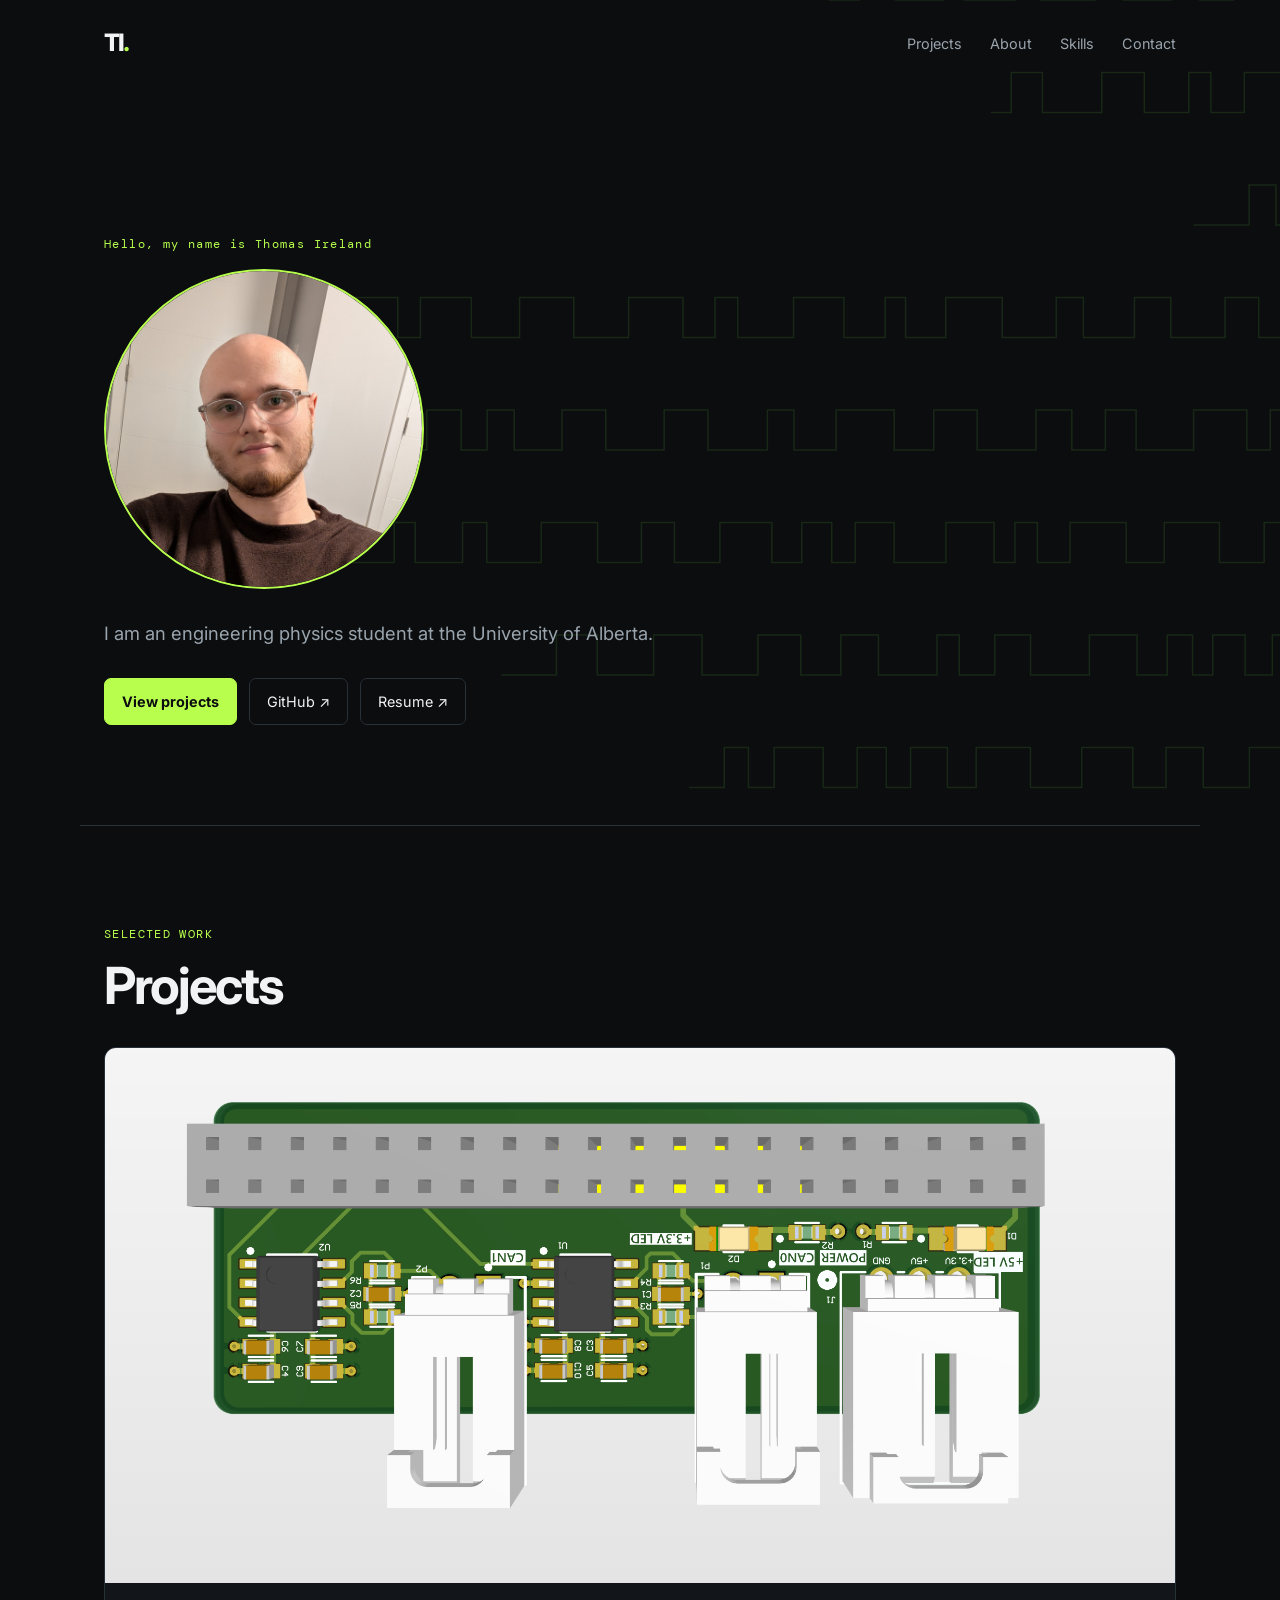
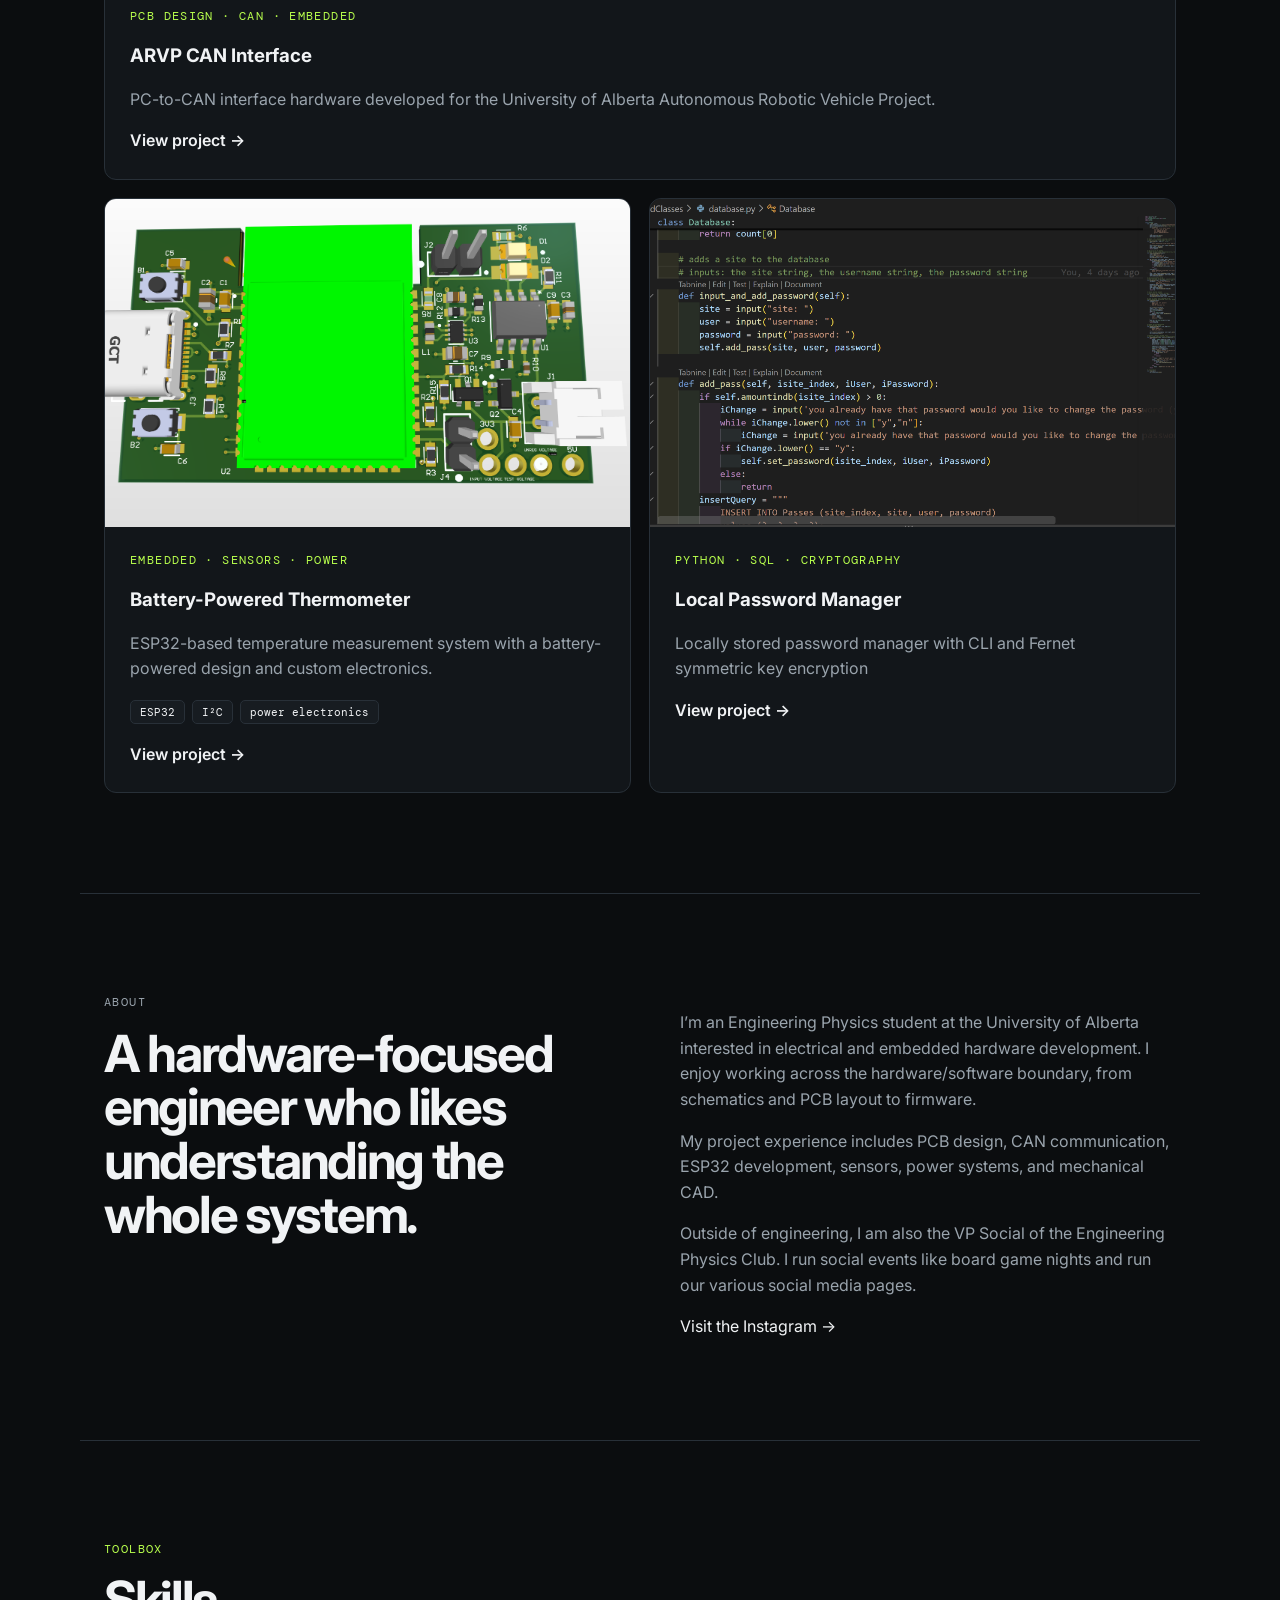
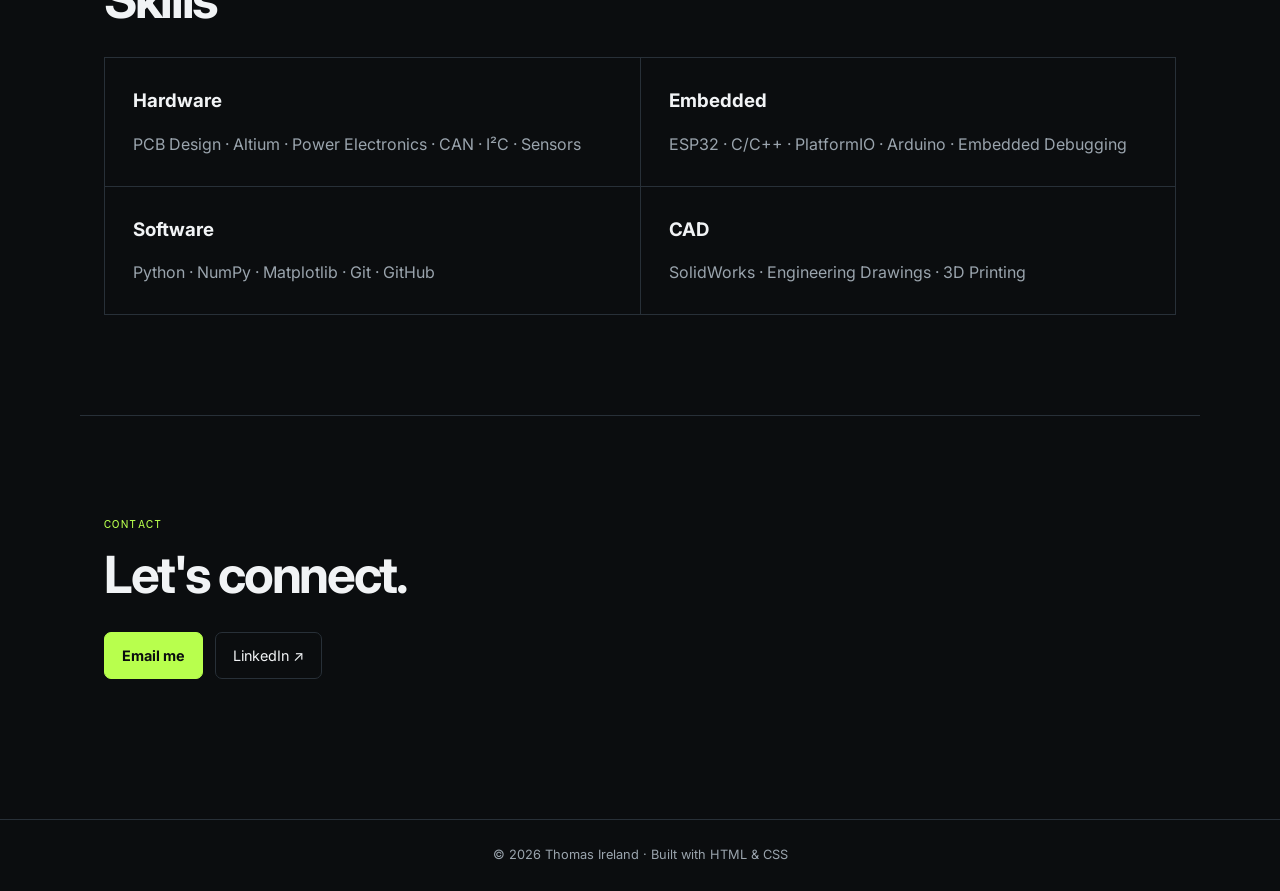
<file: index.html>
<!doctype html>
<html lang="en">
<head>
  <meta charset="utf-8">
  <meta name="viewport" content="width=device-width, initial-scale=1">
  <title>Thomas Ireland</title>
  <meta name="description" content="Electrical and hardware engineering portfolio.">
  <link rel="stylesheet" href="style.css">
</head>

<body>
<canvas id="wave-background"></canvas>
<header class="nav">
  <a class="logo" href="#">TI<span>.</span></a>
  <nav>
    <a href="#projects">Projects</a>
    <a href="#about">About</a>
    <a href="#skills">Skills</a>
    <a href="#contact">Contact</a>
  </nav>
</header>

<main>
<section class="hero">
  <p class="eyebrow">Hello, my name is Thomas Ireland</p>
  <img class="profile-image" src="assets/self.jpg" alt="Portrait of Thomas Ireland">
  <p class="intro">I am an engineering physics student at the University of Alberta.</p>
  <div class="buttons">
    <a class="button primary" href="#projects">View projects</a>
    <a class="button" href="https://github.com/baldington">GitHub ↗</a>
    <a class="button" href="assets/ThomasIrelandResume.pdf">Resume ↗</a>
  </div>
</section>

<section id="projects" class="section">
  <div class="section-heading">
    <p class="eyebrow">SELECTED WORK</p>
    <h2>Projects</h2>
  </div>

  <div class="project-grid">
    <article class="project-card featured">
      <img class="project-image" src="assets/CAN3D.png" alt="3D render of the ARVP CAN interface board">
      <div class="project-body">
        <p class="tag">PCB DESIGN · CAN · EMBEDDED</p>
        <h3>ARVP CAN Interface</h3>
        <p>PC-to-CAN interface hardware developed for the University of Alberta Autonomous Robotic Vehicle Project.</p>
        <a href="projects/arvp-can.html">View project →</a>
      </div>
    </article>

    <article class="project-card">
      <img class="project-image" src="assets/thermo3D.png" alt="3D render of the battery-powered thermometer board">
      <div class="project-body">
        <p class="tag">EMBEDDED · SENSORS · POWER</p>
        <h3>Battery-Powered Thermometer</h3>
        <p>ESP32-based temperature measurement system with a battery-powered design and custom electronics.</p>
        <div class="chips"><span>ESP32</span><span>I²C</span><span>power electronics</span></div>
        <a href="projects/thermometer.html">View project →</a>
      </div>
    </article>

    <article class="project-card">
      <img class="project-image placeholder" src="assets/passwordManagerpfp.png" alt="picture of password management code"></img>
      <div class="project-body">
        <p class="tag">PYTHON · SQL · CRYPTOGRAPHY</p>
        <h3>Local Password Manager</h3>
        <p>Locally stored password manager with CLI and Fernet symmetric key encryption</p>
        <a href="https://github.com/baldington/Local_password_manager">View project →</a>
      </div>
    </article>
  </div>
</section>

<section id="about" class="section split">
  <div>
    <p class="eyebrow">ABOUT</p>
    <h2>A hardware-focused engineer who likes understanding the whole system.</h2>
  </div>
  <div>
    <p>I’m an Engineering Physics student at the University of Alberta interested in electrical and embedded hardware development. I enjoy working across the hardware/software boundary, from schematics and PCB layout to firmware.</p>
    <p>My project experience includes PCB design, CAN communication, ESP32 development, sensors, power systems, and mechanical CAD.</p>
    <p>Outside of engineering, I am also the VP Social of the Engineering Physics Club. I run social events like board game nights and run our various social media pages.</p>
    <a href="https://www.instagram.com/engphysca?utm_source=ig_web_button_share_sheet&stkn=ZDNlZDc0MzIxNw==">Visit the Instagram →</a>
  </div>
</section>

<section id="skills" class="section">
  <p class="eyebrow">TOOLBOX</p>
  <h2>Skills</h2>
  <div class="skills-grid">
    <div><h3>Hardware</h3><p>PCB Design · Altium · Power Electronics · CAN · I²C · Sensors</p></div>
    <div><h3>Embedded</h3><p>ESP32 · C/C++ · PlatformIO · Arduino · Embedded Debugging</p></div>
    <div><h3>Software</h3><p>Python · NumPy · Matplotlib · Git · GitHub</p></div>
    <div><h3>CAD</h3><p>SolidWorks · Engineering Drawings · 3D Printing</p></div>
  </div>
</section>

<section id="contact" class="section contact">
  <p class="eyebrow">CONTACT</p>
  <h2>Let's connect.</h2>
  <div class="buttons">
    <a class="button primary" href="mailto:tdi@ualberta.ca">Email me</a>
    <a class="button" href="https://www.linkedin.com/in/thomasireland4/">LinkedIn ↗</a>
  </div>
</section>
</main>

<footer>© 2026 Thomas Ireland · Built with HTML & CSS</footer>
<script src="js/waves.js" defer></script>
</body>
</html>
</file>
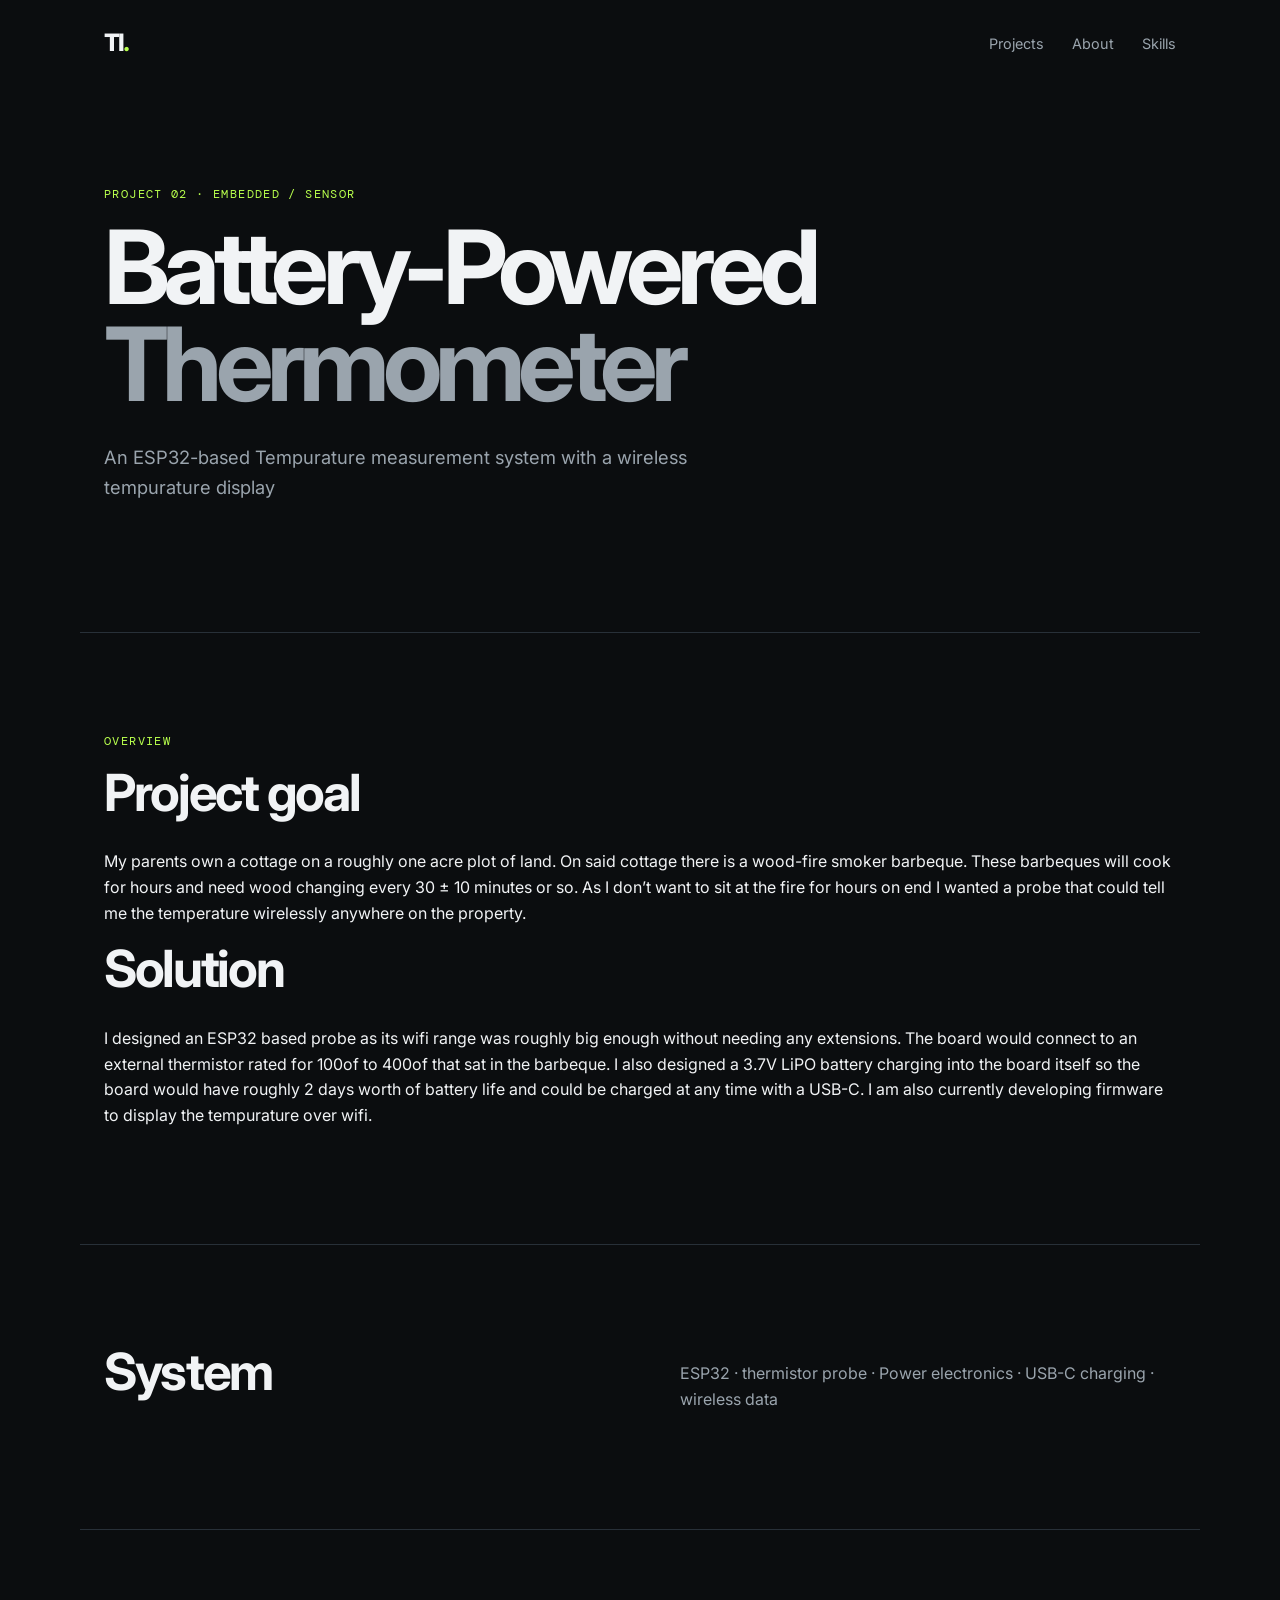
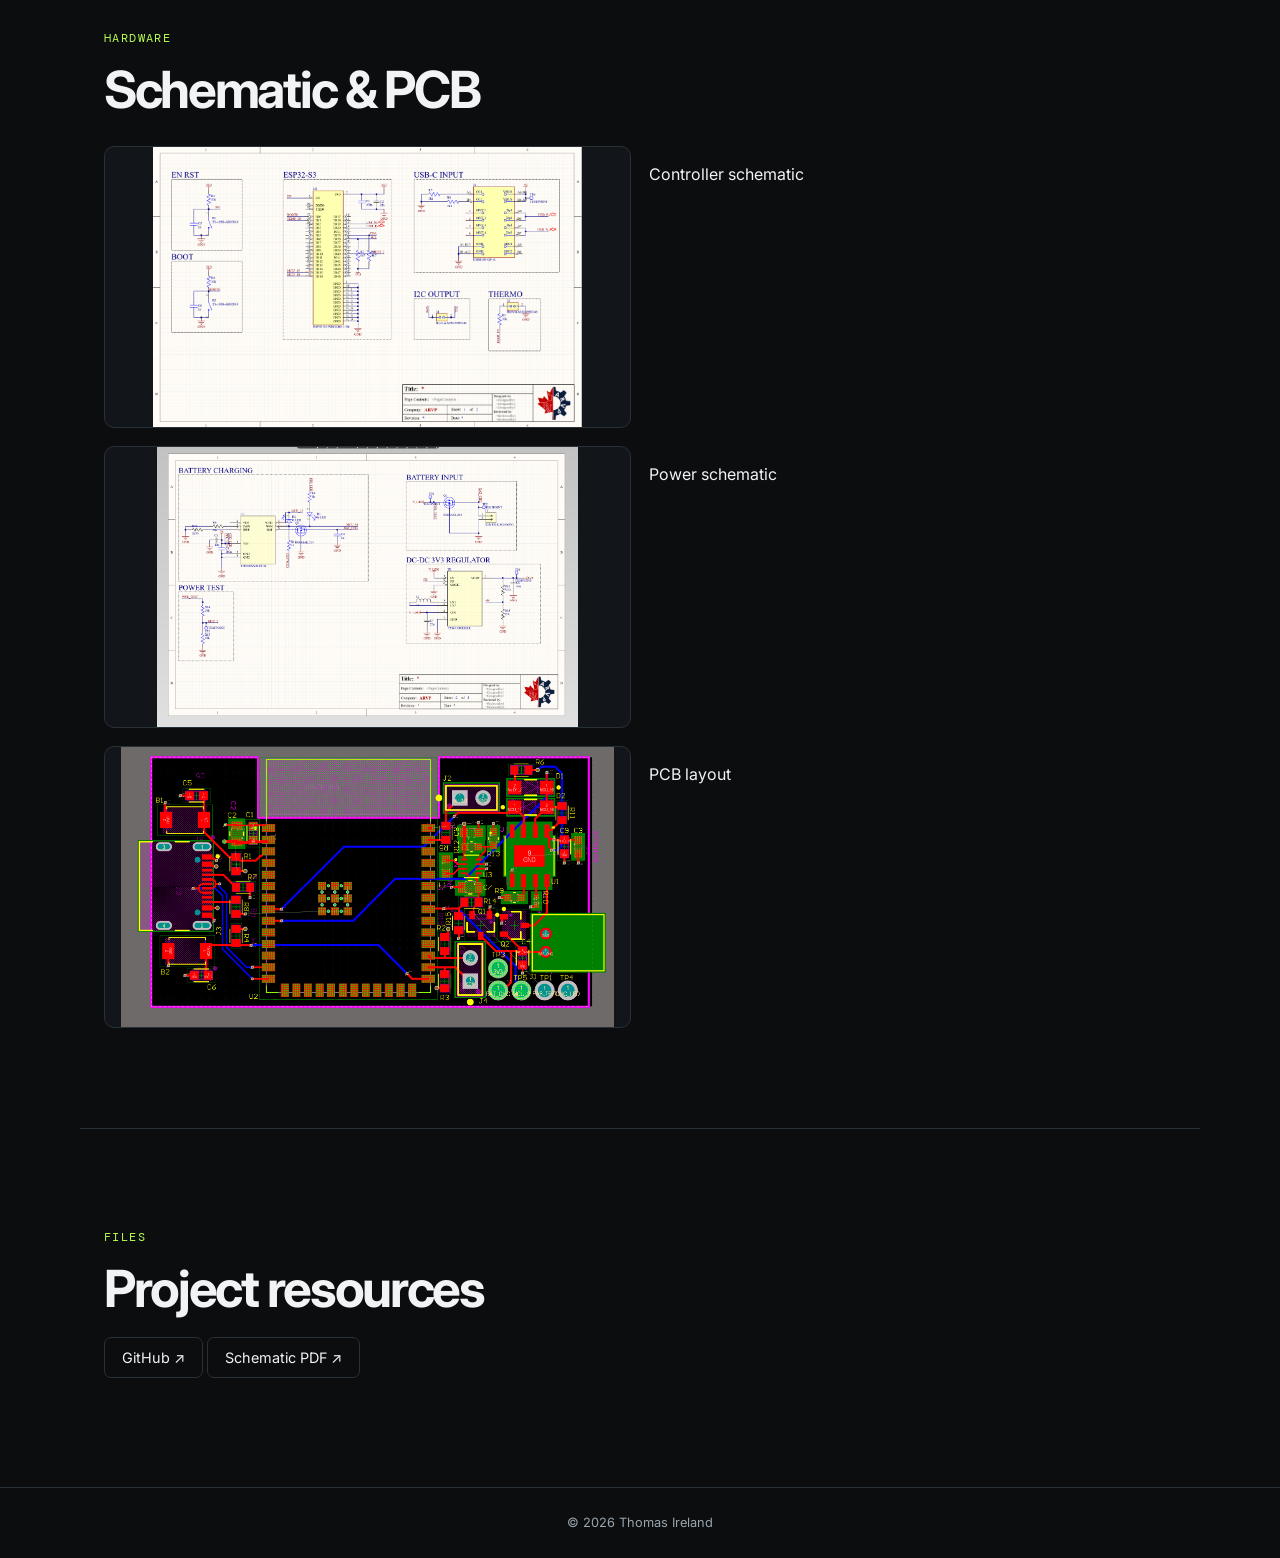
<file: projects/thermometer.html>
<!doctype html>
<html lang="en">
<head>
  <meta charset="utf-8">
  <meta name="viewport" content="width=device-width, initial-scale=1">
  <title>ESP32-Based Thermometer | Thomas Ireland</title>
  <link rel="stylesheet" href="../style.css">
</head>
<body>
<header class="nav"><a class="logo" href="../">TI<span>.</span></a><nav><a href="../#projects">Projects</a><a href="../#about">About</a><a href="../#skills">Skills</a></nav></header>
<main>
<section class="hero" style="min-height:auto;padding-top:100px">
  <p class="eyebrow">PROJECT 02 · EMBEDDED / SENSOR</p>
  <h1>Battery-Powered<br><span>Thermometer</span></h1>
  <p class="intro">An ESP32-based Tempurature measurement system with a wireless tempurature display</p>
</section>
<section class="section">
  <p class="eyebrow">OVERVIEW</p><h2>Project goal</h2>
  <p>My parents own a cottage on a roughly one acre plot of land. On said cottage there is a wood-fire smoker barbeque. These
  barbeques will cook for hours and need wood changing every 30 ± 10 minutes or so. As I don’t want to sit at the fire for
  hours on end I wanted a probe that could tell me the temperature wirelessly anywhere on the property.</p>
  <h2>Solution</h2>
  <p>I designed an ESP32 based probe as its wifi range was roughly big enough without needing any extensions. The board would
  connect to an external thermistor rated for 100of to 400of that sat in the barbeque.
  
  I also designed a 3.7V LiPO battery charging into the board itself so the board would have roughly 2 days worth of
  battery life and could be charged at any time with a USB-C. 

  I am also currently developing firmware to display the tempurature over wifi.
</p>
</section>
<section class="section split">
  <div><h2>System</h2></div>
  <div><p>ESP32 · thermistor probe · Power electronics · USB-C charging · wireless data</p></div>
</section>
<section class="section">
  <p class="eyebrow">HARDWARE</p><h2>Schematic & PCB</h2>
  <div class="diagram-gallery">
    <button class="diagram-button" type="button" data-full-image="../assets/schematic - controller.png"
      data-full-alt="Thermometer controller schematic">
      <img src="../assets/schematic - controller.png" alt="Thermometer controller schematic">
    </button>
    <p>
      Controller schematic
    </p>
    <button class="diagram-button" type="button" data-full-image="../assets/schematic - power management.png"
      data-full-alt="Thermometer power management schematic">
      <img src="../assets/schematic - power management.png" alt="Thermometer power management schematic">
    </button>
    <p>
      Power schematic
    </p>
    <button class="diagram-button" type="button" data-full-image="../assets/layout (1).png"
      data-full-alt="Thermometer PCB layout">
      <img src="../assets/layout (1).png" alt="Thermometer PCB layout">
    </button>
    <p>
      PCB layout
    </p>
  </div>
</section>
<section class="section">
  <p class="eyebrow">FILES</p><h2>Project resources</h2>
  <p><a class="button" href="#">GitHub ↗</a> <a class="button" href="#">Schematic PDF ↗</a></p>
</section>
</main>
<footer>© 2026 Thomas Ireland</footer>
</body>
</html>
</file>
<file: style.css>
@import url('https://fonts.googleapis.com/css2?family=DM+Mono:wght@400;500&family=Inter:wght@400;500;600;700;800&display=swap');

:root {
  --bg: #0b0d0f;
  --surface: #12161a;
  --surface2: #171c21;
  --text: #f1f3f5;
  --muted: #9aa4ad;
  --line: #283038;
  --accent: #b8ff4d;
  --max: 1120px;
}

* { box-sizing: border-box; }
html { scroll-behavior: smooth; }
body {
  margin: 0;
  background: var(--bg);
  color: var(--text);
  font-family: Inter, sans-serif;
  line-height: 1.6;
}
a { color: inherit; text-decoration: none; }
.nav {
  max-width: var(--max);
  margin: auto;
  padding: 24px;
  display: flex;
  justify-content: space-between;
  align-items: center;
}
.logo { font-size: 1.5rem; font-weight: 800; letter-spacing: -0.08em; }
.logo span { color: var(--accent); }
nav { display: flex; gap: 28px; color: var(--muted); font-size: .9rem; }
nav a:hover, .project-body a:hover { color: var(--accent); }

main { max-width: var(--max); margin: auto; }
.hero { min-height: 78vh; padding: 150px 24px 100px; display: flex; flex-direction: column; justify-content: center; }
.eyebrow, .tag {
  font-family: "DM Mono", monospace;
  color: var(--accent);
  font-size: .72rem;
  letter-spacing: .12em;
  margin: 0 0 14px;
}
h1 { font-size: clamp(3rem, 8vw, 6.8rem); line-height: .95; letter-spacing: -.065em; margin: 0; max-width: 1000px; }
h1 span { color: var(--muted); }
.profile-image {
  width: min(320px, 72vw);
  aspect-ratio: 1;
  border-radius: 50%;
  object-fit: cover;
  display: block;
  border: 2px solid var(--accent);
}
h2 { font-size: clamp(2rem, 4vw, 3.4rem); line-height: 1.05; letter-spacing: -.045em; margin: 0 0 30px; }
h3 { margin: 0 0 8px; }
.intro { max-width: 650px; color: var(--muted); font-size: 1.15rem; margin: 30px 0; }
.buttons { display: flex; flex-wrap: wrap; gap: 12px; }
.button {
  border: 1px solid var(--line);
  padding: 11px 17px;
  border-radius: 7px;
  font-size: .9rem;
}
.button.primary { background: var(--accent); color: #0b0d0f; border-color: var(--accent); font-weight: 700; }
.button:hover { transform: translateY(-1px); }

.section { padding: 100px 24px; border-top: 1px solid var(--line); }
.section-heading { margin-bottom: 35px; }
.project-grid { display: grid; grid-template-columns: repeat(2, 1fr); gap: 18px; }
.project-card { background: var(--surface); border: 1px solid var(--line); border-radius: 12px; overflow: hidden; }
.project-card.featured { grid-column: span 2; }
.project-image { aspect-ratio: 16/8; }
.project-card:not(.featured) .project-image { aspect-ratio: 16/10; }
.project-card img.project-image {
  display: block;
  width: 100%;
  object-fit: cover;
}
.diagram-gallery {
  display: grid;
  grid-template-columns: repeat(2, minmax(0, 1fr));
  gap: 18px;
  margin-top: 1.5rem;
}
.diagram-button {
  padding: 0;
  background: var(--surface);
  border: 1px solid var(--line);
  border-radius: 10px;
  overflow: hidden;
  cursor: zoom-in;
}
.diagram-button img {
  display: block;
  width: 100%;
  height: 280px;
  object-fit: contain;
  transition: transform .2s ease;
}
.diagram-button:hover img { transform: scale(1.02); }
.image-lightbox {
  width: min(96vw, 1400px);
  max-width: none;
  padding: 16px;
  background: var(--surface);
  border: 1px solid var(--line);
  border-radius: 12px;
}
.image-lightbox::backdrop { background: rgba(0, 0, 0, .85); }
.image-lightbox img {
  display: block;
  max-width: 100%;
  max-height: calc(92vh - 32px);
  margin: auto;
}
.lightbox-close {
  position: fixed;
  top: 18px;
  right: 22px;
  width: 42px;
  height: 42px;
  color: var(--text);
  background: var(--surface);
  border: 1px solid var(--line);
  border-radius: 50%;
  font-size: 2rem;
  line-height: 1;
  cursor: pointer;
}
.project-body { padding: 25px; }
.project-body p:not(.tag) { color: var(--muted); }
.chips { display: flex; flex-wrap: wrap; gap: 7px; margin: 18px 0; }
.chips span { background: var(--surface2); border: 1px solid var(--line); padding: 4px 9px; border-radius: 5px; font: .7rem "DM Mono", monospace; }
.project-body a { font-weight: 600; }

.split { display: grid; grid-template-columns: 1fr 1fr; gap: 80px; }
.split p { color: var(--muted); max-width: 600px; }
.skills-grid { display: grid; grid-template-columns: repeat(2, 1fr); gap: 1px; background: var(--line); border: 1px solid var(--line); }
.skills-grid div { background: var(--bg); padding: 28px; }
.skills-grid p { color: var(--muted); margin-bottom: 0; }
.contact { padding-bottom: 140px; }
.contact > p:not(.eyebrow) { color: var(--muted); }

footer { border-top: 1px solid var(--line); padding: 25px 24px; text-align: center; color: var(--muted); font-size: .8rem; }

@media (max-width: 700px) {
  nav { display: none; }
  .hero { padding-top: 100px; min-height: 70vh; }
  .project-grid, .split, .skills-grid { grid-template-columns: 1fr; }
  .project-card.featured { grid-column: span 1; }
  .diagram-gallery { grid-template-columns: 1fr; }
  .split { gap: 25px; }
}

#wave-background {
  position: fixed;
  top: 0;
  left: 0;
  width: 100%;
  height: 100%;
  z-index: 0;
  pointer-events: none;
  opacity: 0.25;
}
.nav,
main,
footer {
  position: relative;
  z-index: 1;
}
</file>
